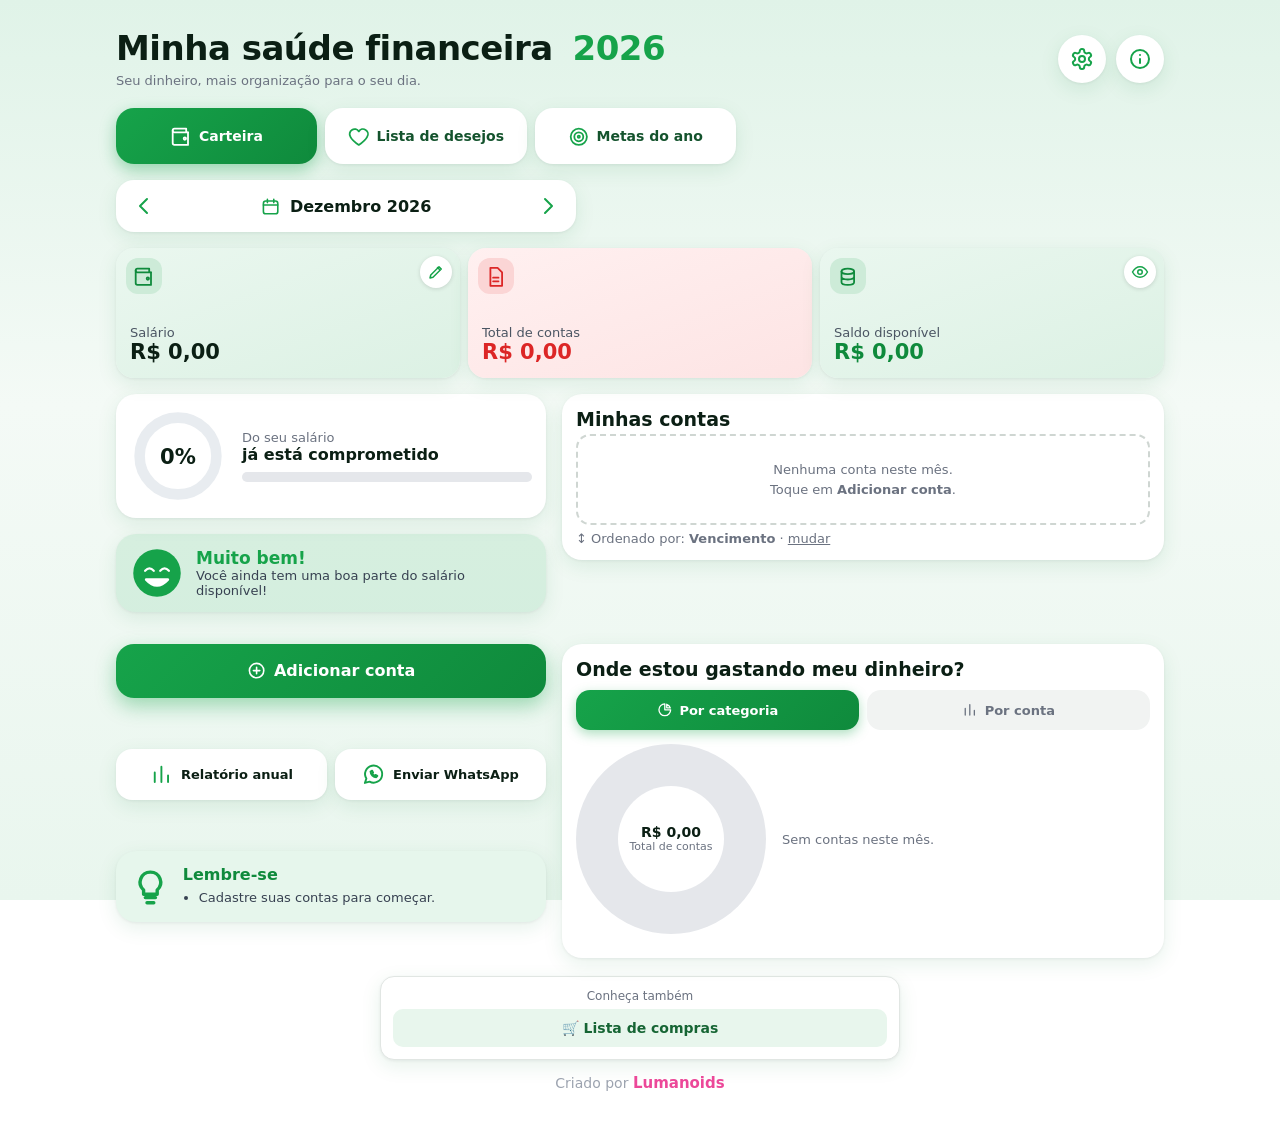
<file: index.html>
<!DOCTYPE html>
<html lang="pt-BR"><head><meta charset="utf-8">
<meta name="viewport" content="width=device-width,initial-scale=1">
<title>Minha saúde financeira</title>
<link rel="manifest" href="manifest.json"><meta name="theme-color" content="#16a34a">
<link rel="apple-touch-icon" href="icon-192.png">
<meta name="apple-mobile-web-app-capable" content="yes"><meta name="mobile-web-app-capable" content="yes">
<meta name="apple-mobile-web-app-title" content="Saúde financeira">
<link rel="stylesheet" href="css/style.css">
<!-- Google tag (gtag.js) -->
<script async src="https://www.googletagmanager.com/gtag/js?id=G-83Y4RSJ6YT"></script>
<script>
  window.dataLayer = window.dataLayer || [];
  function gtag(){dataLayer.push(arguments);}
  gtag('js', new Date());
  gtag('config', 'G-83Y4RSJ6YT');
</script>
</head><body><div class="w">

<div class="top">
 <div><h1><span id="ttl">Minha saúde financeira</span> <span class="yr" id="yr"></span></h1><div class="sub" style="margin-top:6px">Seu dinheiro, mais organização para o seu dia.</div></div>
 <div class="tbn"><button class="ibt" onclick="openCfg()" title="Configurações" data-i="gear"></button><a class="ibt" href="informacoes.html" title="Informações" data-i="info"></a></div>
</div>

<div class="tabs">
 <button id="t-cart" class="on" onclick="tab('cart')" data-i="wallet">Carteira</button>
 <button id="t-wish" onclick="tab('wish')" data-i="heart">Lista de desejos</button>
 <button id="t-goal" onclick="tab('goal')" data-i="target">Metas do ano</button>
</div>

<!-- ===== CARTEIRA ===== -->
<section id="v-cart"><div class="cg">
 <div class="mbar g-month"><button onclick="nav(-1)" data-i="left"></button><b><span data-i="calendar"></span><span id="mlab"></span></b><button onclick="nav(1)" data-i="right"></button></div>

 <div class="cards g-cards">
  <div class="c"><span class="tile" data-i="wallet"></span><button class="ab" onclick="editSal()" title="Editar salário" data-i="pencil"></button><small>Salário</small><b id="sal"></b></div>
  <div class="c t"><span class="tile" data-i="file"></span><small>Total de contas</small><b id="tot" style="color:var(--r)"></b></div>
  <div class="c"><span class="tile" data-i="coins"></span><button class="ab" id="eyeb" onclick="setEye(!S.cfg.showSal)" title="Mostrar ou esconder"></button><small>Saldo disponível</small><b id="sld"></b></div>
 </div>

 <div class="box prog g-prog"><svg class="ring" viewBox="0 0 100 100"><circle cx="50" cy="50" r="40" fill="none" stroke="#e8ecf0" stroke-width="11"/><circle id="rg" cx="50" cy="50" r="40" fill="none" stroke="#16a34a" stroke-width="11" stroke-linecap="round" stroke-dasharray="251.3" stroke-dashoffset="251.3" transform="rotate(-90 50 50)" style="transition:.5s"/><text id="pct" x="50" y="58" text-anchor="middle"></text></svg>
  <div style="flex:1"><div class="sub">Do seu salário</div><b style="font-size:16px">já está comprometido</b><div class="bar"><i id="bi"></i></div></div></div>

 <div class="mcard g-msg" id="pmc"><div id="face"></div><div><b id="pmt"></b><div id="pm"></div></div></div>
 <div id="debt" class="g-debt"></div>

 <button class="addbtn g-add" onclick="openForm()" data-i="plus">Adicionar conta</button>
 <div class="btn2 g-btns"><button onclick="openReport()" data-i="bars">Relatório anual</button><button onclick="png(true)" data-i="whats">Enviar WhatsApp</button></div>

 <div class="box g-accts"><div class="ach"><h3>Minhas contas</h3><a id="vall" onclick="toggleAll()"></a></div>
  <div id="alist"></div><div class="sub" id="sortinfo"></div></div>

 <div class="box g-chart"><h3 style="margin:0;font-size:19px">Onde estou gastando meu dinheiro?</h3>
  <div class="seg"><button id="pcat" onclick="setPie('cat')" data-i="pie">Por categoria</button><button id="pacc" onclick="setPie('acc')" data-i="bars">Por conta</button></div>
  <div class="pc"><div id="pie" class="pie"></div><div id="leg"></div></div>
  <p id="pm2" style="font-weight:600;font-size:13px;margin:10px 0 0"></p></div>

 <div class="tip g-tips"><span class="bulb" data-i="bulb"></span><div><b>Lembre-se</b><ul id="msgs"></ul></div></div>
</div></section>

<!-- ===== LISTA DE DESEJOS ===== -->
<section id="v-wish" hidden><div class="narrow">
 <div class="hero"><small>Para realizar tudo da lista, você precisa de</small><b id="wtot"></b><small id="wsub"></small></div>
 <button class="bigbtn" onclick="openWish()" data-i="plus">Adicionar desejo</button>
 <div id="wlist"></div>
</div></section>

<!-- ===== METAS DO ANO ===== -->
<section id="v-goal" hidden><div class="narrow">
 <div class="box" style="margin-bottom:10px">
  <div class="line"><h2 id="gtt" style="margin:0;font-size:18px"></h2><div class="mn" style="box-shadow:none"><button onclick="gnav(-1)" data-i="left"></button><b id="gyl" style="min-width:50px"></b><button onclick="gnav(1)" data-i="right"></button></div></div>
  <div class="sub" id="gsub" style="margin-top:6px"></div><div class="bar"><i id="gbar" style="width:0;background:var(--g)"></i></div>
 </div>
 <button class="bigbtn" onclick="openGoal()" data-i="plus">Nova meta</button>
 <div id="glist"></div>
</div></section>

<div class="more" style="max-width:520px;margin:18px auto 0">Conheça também<a id="lc" href="#" target="_blank" rel="noopener">🛒 Lista de compras</a></div>
<div class="ft"><div class="cr">Criado por <b>Lumanoids</b></div></div>
</div>

<!-- ===== NOVA / EDITAR CONTA ===== -->
<dialog id="fm"><form method="dialog" onsubmit="return false"><h3 id="ft" style="margin:0">Nova conta</h3>
<label>Nome</label><input id="fn"><label>Valor (R$)</label><input id="fv" type="number" step="0.01" inputmode="decimal">
<label>Categoria</label><select id="fc"></select><button type="button" class="ic" onclick="newCat()">+ categoria</button>
<label>Vencimento</label><input id="fd" type="date"><label>Tipo</label>
<select id="fy" onchange="updFi()"><option value="single">Conta única</option><option value="fixed">Conta fixa/recorrente</option><option value="inst">Conta parcelada</option></select>
<div id="ftn" class="sub" style="display:none;margin-top:6px;color:#b45309">⚠️ Ao mudar o tipo, as contas futuras desta conta serão refeitas.</div>
<div id="fi" style="display:none"><label>Total de parcelas</label><input id="ft2" type="number" min="2"><label id="f1l">Número da primeira parcela</label><input id="f1" type="number" min="1" value="1"><small class="sub" id="fhint"></small></div>
<div class="row"><button type="button" onclick="$('#fm').close()">Cancelar</button><button type="button" class="p" onclick="saveForm()">Salvar conta</button></div></form></dialog>

<!-- ===== CONFIGURAÇÕES ===== -->
<dialog id="cf"><h3 style="margin:0">⚙️ Configurações</h3>
 <div class="cs"><div class="line"><div><h4>💵 Meu salário</h4><b id="cfsal"></b></div><button class="sm" onclick="editSal()">✏️ Alterar</button></div></div>
 <div class="cs"><div class="line"><div><h4>👁️ Mostrar salário e saldo</h4><p>Na tela principal. Desligado, os valores ficam escondidos.</p></div><label class="sw"><input type="checkbox" id="cfeye" onchange="setEye(this.checked)"><span></span></label></div></div>
 <div class="cs"><h4>📅 Dia fixo de vencimento</h4><p>Geralmente o dia em que você recebe o salário. Toda conta nova já vem com esse dia, e você pode mudar na hora.</p>
  <select id="cfpay" onchange="setPay(this.value)" style="margin-top:8px"></select></div>
 <div class="cs"><h4>↕️ Ordenar a tabela por</h4><div class="opts" id="cfsort"></div></div>
 <div class="cs"><h4>💾 Cópia de segurança (JSON)</h4><p>Salve uma cópia dos seus dados ou traga de volta uma cópia salva.</p>
  <div class="row" style="margin-top:8px"><button class="p" onclick="exp()">⬇️ Exportar</button><button onclick="$('#imp').click()">⬆️ Importar</button></div>
  <input id="imp" type="file" accept=".json,application/json" hidden onchange="imp(this)"></div>
 <div class="cs"><button class="info" onclick="explain()">🔒 Meus dados estão seguros? Como funciona?</button></div>
 <div class="cs"><button class="dgb" onclick="wipeAll()">🗑️ Limpar tudo</button></div>
 <div class="row"><button onclick="$('#cf').close()">Fechar</button></div>
</dialog>

<!-- ===== DESEJO ===== -->
<dialog id="wd"><h3 id="wt" style="margin:0">Novo desejo</h3>
 <label>Nome do item</label><input id="wn" placeholder="Ex.: Sofá novo">
 <label>Valor (R$)</label><input id="wv" type="number" step="0.01" inputmode="decimal">
 <label>Categoria</label><select id="wc"></select>
 <div class="row"><button onclick="$('#wd').close()">Cancelar</button><button class="p" onclick="saveWish()">Salvar</button></div>
</dialog>

<!-- ===== META ===== -->
<dialog id="gl"><h3 id="gt" style="margin:0">Nova meta</h3>
 <label>Qual é a sua meta?</label><input id="gn" placeholder="Ex.: Quitar o cartão de crédito">
 <label>Grau de dificuldade</label><div class="pills" id="gp"></div>
 <div class="row"><button onclick="$('#gl').close()">Cancelar</button><button class="p" onclick="saveGoal()">Salvar</button></div>
</dialog>

<dialog id="gd"><div id="gb"></div><div class="row"><button onclick="$('#gd').close()">Fechar</button></div></dialog>
<dialog id="md"><h3 id="mt" style="margin:0 0 6px"></h3><p id="mm" style="margin:0 0 8px"></p><input id="mi" style="display:none" autocomplete="off"><div class="row"><button id="mc">Cancelar</button><button id="mo" class="p">OK</button></div></dialog>

<script src="js/core.js"></script>
<script src="js/app.js"></script>
</body></html>
</file>
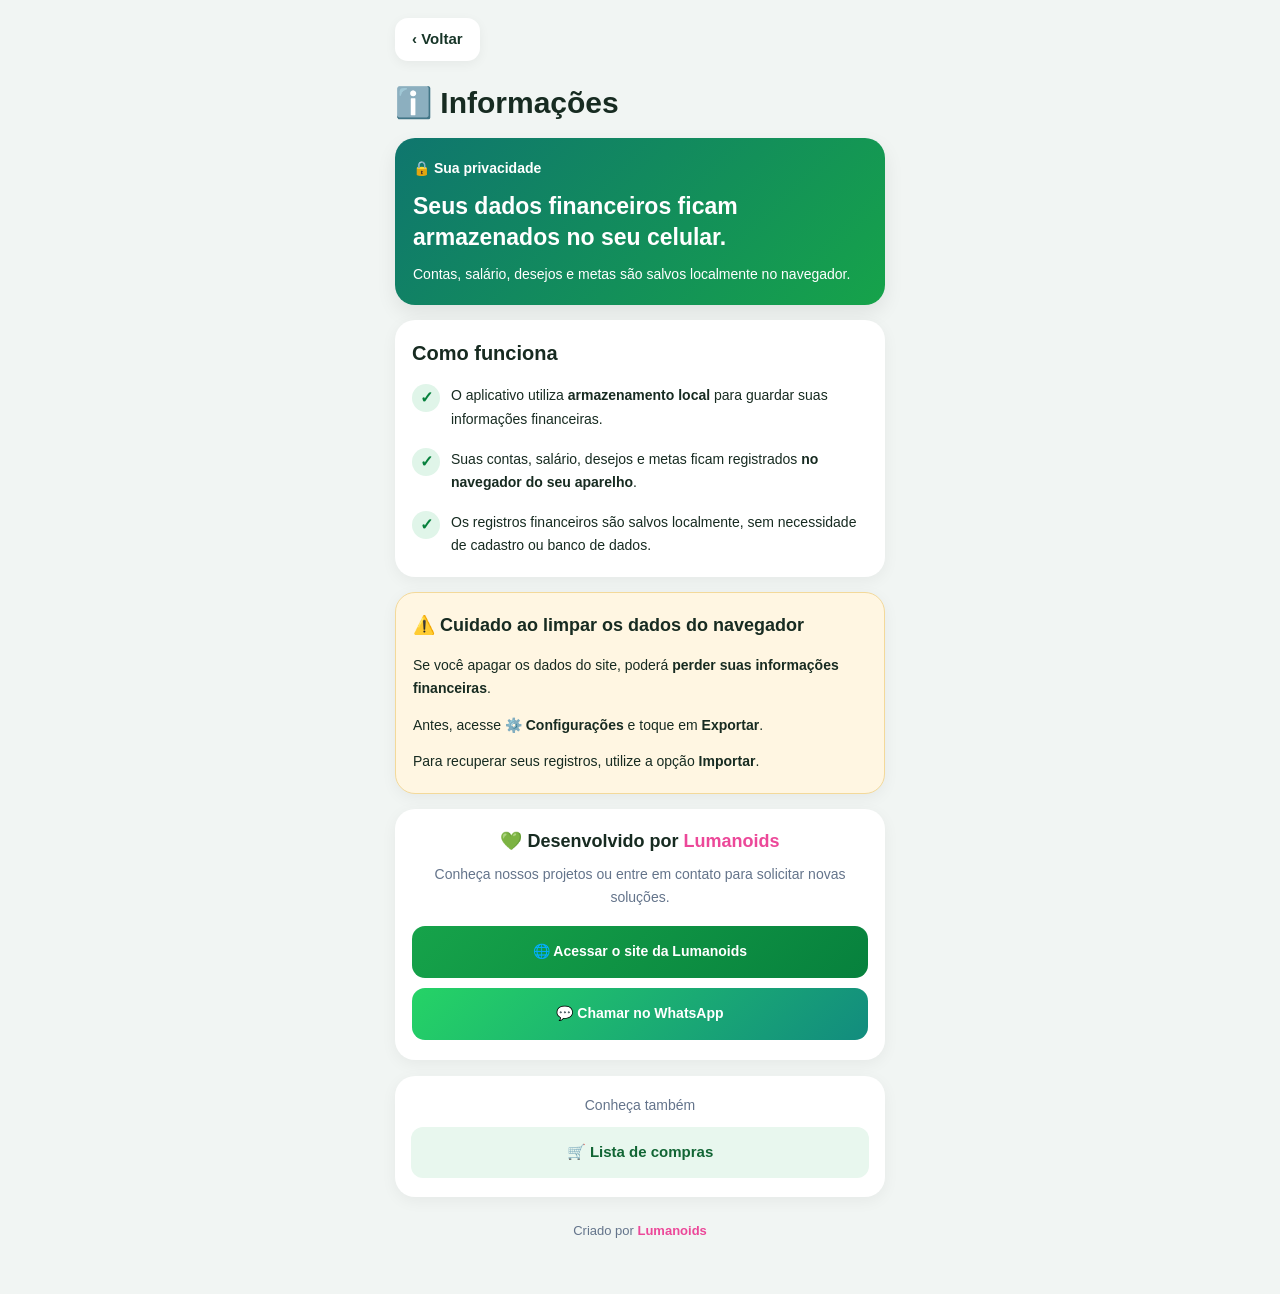
<file: informacoes.html>
<!DOCTYPE html>
<html lang="pt-BR">
<head>
<meta charset="UTF-8">
<meta name="viewport" content="width=device-width, initial-scale=1">
<title>Informações | Minha Saúde Financeira</title>

<link rel="manifest" href="manifest.json">
<meta name="theme-color" content="#16a34a">
<link rel="apple-touch-icon" href="icon-192.png">

<!-- Google Analytics -->
<script async src="https://www.googletagmanager.com/gtag/js?id=G-83Y4RSJ6YT"></script>
<script>
 window.dataLayer = window.dataLayer || [];
 function gtag(){dataLayer.push(arguments);}
 gtag('js',new Date());
 gtag('config','G-83Y4RSJ6YT');
</script>

<style>
:root {
 --verde:#16a34a;
 --verde-escuro:#0f766e;
 --texto:#172b21;
 --cinza:#64748b;
 --fundo:#f1f5f3;
}

html {
 box-sizing:border-box;
 width:100%;
 overflow-x:hidden;
 -webkit-text-size-adjust:100%;
}

*,*::before,*::after {
 box-sizing:inherit;
}

body {
 margin:0;
 padding:0;
 width:100%;
 min-width:0;
 overflow-x:hidden;
 background:var(--fundo);
 color:var(--texto);
 font-family:Arial,Helvetica,sans-serif;
 font-size:15px;
 line-height:1.5;
}

.info-page {
 width:100%;
 max-width:520px;
 min-width:0;
 margin:0 auto;
 padding:18px 15px 30px;
}

.info-page,
.info-page * {
 overflow-wrap:anywhere;
}

.info-page h1,
.info-page h2,
.info-page p,
.info-page a,
.info-page span,
.info-page strong {
 max-width:100%;
 white-space:normal;
}

/* VOLTAR */
.info-back {
 display:inline-flex;
 align-items:center;
 justify-content:center;
 background:#fff;
 color:#173528;
 text-decoration:none;
 padding:10px 17px;
 border-radius:13px;
 font-size:15px;
 font-weight:600;
 box-shadow:0 3px 12px rgba(0,0,0,.05);
}

/* TÍTULO */
.info-title {
 margin:23px 0 17px;
 font-size:clamp(24px,6vw,30px);
 line-height:1.25;
 font-weight:800;
}

/* CARTÃO VERDE */
.info-privacy {
 display:block;
 width:100%;
 min-width:0;
 max-width:100%;
 padding:20px 18px;
 background:linear-gradient(135deg,#0f766e,#16a34a);
 border-radius:20px;
 color:white;
 box-shadow:0 8px 20px rgba(0,0,0,.08);
}

.info-privacy-label {
 display:block;
 font-size:14px;
 font-weight:600;
 margin-bottom:12px;
 color:white;
}

.info-privacy-title {
 display:block;
 width:100%;
 max-width:100%;
 margin:0 0 10px;
 padding:0;
 font-size:clamp(19px,5vw,23px);
 line-height:1.35;
 font-weight:800;
 white-space:normal;
 overflow-wrap:break-word;
 word-break:normal;
 color:white;
}

.info-privacy-desc {
 display:block;
 margin:0;
 font-size:14px;
 line-height:1.6;
 color:white;
}

/* CARTÕES */
.info-card {
 display:block;
 width:100%;
 min-width:0;
 max-width:100%;
 margin-top:15px;
 padding:20px 17px;
 background:white;
 border-radius:20px;
 box-shadow:0 4px 16px rgba(0,0,0,.05);
}

.info-card h2 {
 margin:0 0 17px;
 font-size:20px;
 line-height:1.35;
 font-weight:700;
}

.info-card p {
 margin:0 0 13px;
 font-size:14px;
 line-height:1.65;
}

.info-card p:last-child {
 margin-bottom:0;
}

/* INFORMAÇÕES */
.info-line {
 display:flex;
 align-items:flex-start;
 gap:11px;
 width:100%;
 min-width:0;
 margin-bottom:17px;
}

.info-line:last-child {
 margin-bottom:0;
}

.info-check {
 display:flex;
 flex:0 0 28px;
 width:28px;
 height:28px;
 align-items:center;
 justify-content:center;
 background:#e0f5e9;
 color:#07813d;
 border-radius:50%;
 font-size:16px;
 font-weight:800;
}

.info-line-text {
 flex:1 1 0;
 min-width:0;
 margin:0 !important;
 font-size:14px;
 line-height:1.65;
}

/* AVISO */
.info-warning {
 background:#fff6e2;
 border:1px solid #f3d99a;
}

.info-warning h2 {
 font-size:18px;
}

/* LUMANOIDS */
.info-contact {
 text-align:center;
}

.info-contact h2 {
 font-size:18px;
 margin-bottom:10px;
}

.info-contact p {
 color:var(--cinza);
 margin-bottom:17px;
}

.info-pink {
 color:#ec4899;
 font-weight:800;
}

/* BOTÕES */
.info-button {
 display:flex;
 width:100%;
 min-height:52px;
 align-items:center;
 justify-content:center;
 text-align:center;
 padding:13px 12px;
 margin-top:10px;
 border-radius:13px;
 text-decoration:none;
 font-size:14px;
 font-weight:700;
 line-height:1.4;
 color:white;
}

.info-site {
 background:linear-gradient(135deg,#16a34a,#07813d);
}

.info-whatsapp {
 background:linear-gradient(135deg,#25d366,#128c7e);
}

/* OUTROS APPS */
.info-more {
 margin-top:16px;
 padding:19px 16px;
 border-radius:20px;
 background:white;
 text-align:center;
 box-shadow:0 4px 16px rgba(0,0,0,.05);
}

.info-more-label {
 display:block;
 font-size:14px;
 color:var(--cinza);
 margin-bottom:11px;
}

.info-more a {
 display:block;
 width:100%;
 padding:14px 10px;
 background:#e8f7ee;
 border-radius:12px;
 text-decoration:none;
 color:#116534;
 font-size:15px;
 font-weight:700;
}

/* RODAPÉ */
.info-footer {
 padding:24px 10px;
 text-align:center;
 font-size:13px;
 color:var(--cinza);
}

/* CELULARES MENORES */
@media(max-width:360px) {
 .info-page {
  padding:14px 12px 25px;
 }

 .info-privacy {
  padding:18px 15px;
 }

 .info-privacy-title {
  font-size:19px;
 }

 .info-card {
  padding:18px 15px;
 }

 .info-title {
  font-size:24px;
 }

 .info-line-text {
  font-size:13px;
 }
}
</style>
</head>

<body>

<main class="info-page">

 <!-- VOLTAR -->
 <a class="info-back" href="index.html">
  ‹ Voltar
 </a>

 <!-- TÍTULO -->
 <h1 class="info-title">
  ℹ️ Informações
 </h1>

 <!-- PRIVACIDADE -->
 <section class="info-privacy">

  <span class="info-privacy-label">
   🔒 Sua privacidade
  </span>

  <strong class="info-privacy-title">
   Seus dados financeiros ficam armazenados no seu celular.
  </strong>

  <p class="info-privacy-desc">
   Contas, salário, desejos e metas são
   salvos localmente no navegador.
  </p>

 </section>

 <!-- COMO FUNCIONA -->
 <section class="info-card">

  <h2>Como funciona</h2>

  <div class="info-line">
   <span class="info-check">✓</span>
   <p class="info-line-text">
    O aplicativo utiliza
    <b>armazenamento local</b>
    para guardar suas informações financeiras.
   </p>
  </div>

  <div class="info-line">
   <span class="info-check">✓</span>
   <p class="info-line-text">
    Suas contas, salário, desejos e metas
    ficam registrados
    <b>no navegador do seu aparelho</b>.
   </p>
  </div>

  <div class="info-line">
   <span class="info-check">✓</span>
   <p class="info-line-text">
    Os registros financeiros são salvos
    localmente, sem necessidade de
    cadastro ou banco de dados.
   </p>
  </div>

 </section>

 <!-- AVISO -->
 <section class="info-card info-warning">

  <h2>
   ⚠️ Cuidado ao limpar os dados do navegador
  </h2>

  <p>
   Se você apagar os dados do site,
   poderá <b>perder suas informações financeiras</b>.
  </p>

  <p>
   Antes, acesse
   <b>⚙️ Configurações</b>
   e toque em <b>Exportar</b>.
  </p>

  <p>
   Para recuperar seus registros,
   utilize a opção <b>Importar</b>.
  </p>

 </section>

 <!-- CONTATO -->
 <section class="info-card info-contact">

  <h2>
   💚 Desenvolvido por
   <span class="info-pink">Lumanoids</span>
  </h2>

  <p>
   Conheça nossos projetos ou
   entre em contato para solicitar
   novas soluções.
  </p>

  <a
   id="site"
   class="info-button info-site"
   href="#"
   target="_blank"
   rel="noopener noreferrer">
   🌐 Acessar o site da Lumanoids
  </a>

  <a
   id="wpp"
   class="info-button info-whatsapp"
   href="#"
   target="_blank"
   rel="noopener noreferrer">
   💬 Chamar no WhatsApp
  </a>

 </section>

 <!-- OUTROS APLICATIVOS -->
 <section class="info-more">

  <span class="info-more-label">
   Conheça também
  </span>

  <a
   id="lc"
   href="#"
   target="_blank"
   rel="noopener noreferrer">
   🛒 Lista de compras
  </a>

 </section>

 <!-- RODAPÉ -->
 <footer class="info-footer">
  Criado por
  <span class="info-pink">Lumanoids</span>
 </footer>

</main>

<!-- CONFIGURAÇÕES DOS LINKS -->
<script src="js/core.js"></script>

<script>
 const siteBtn = document.getElementById('site');
 const whatsBtn = document.getElementById('wpp');
 const comprasBtn = document.getElementById('lc');

 if (typeof SITE_LUMANOIDS !== 'undefined'
     && SITE_LUMANOIDS) {
  siteBtn.href = SITE_LUMANOIDS;
 } else {
  siteBtn.hidden = true;
 }

 if (typeof WHATS_LUMANOIDS !== 'undefined'
     && WHATS_LUMANOIDS) {
  whatsBtn.href = WHATS_LUMANOIDS;
 } else {
  whatsBtn.hidden = true;
 }

 if (typeof LINK_COMPRAS !== 'undefined'
     && LINK_COMPRAS) {
  comprasBtn.href = LINK_COMPRAS;
 } else {
  comprasBtn.hidden = true;
 }
</script>

</body>
</html>
</file>
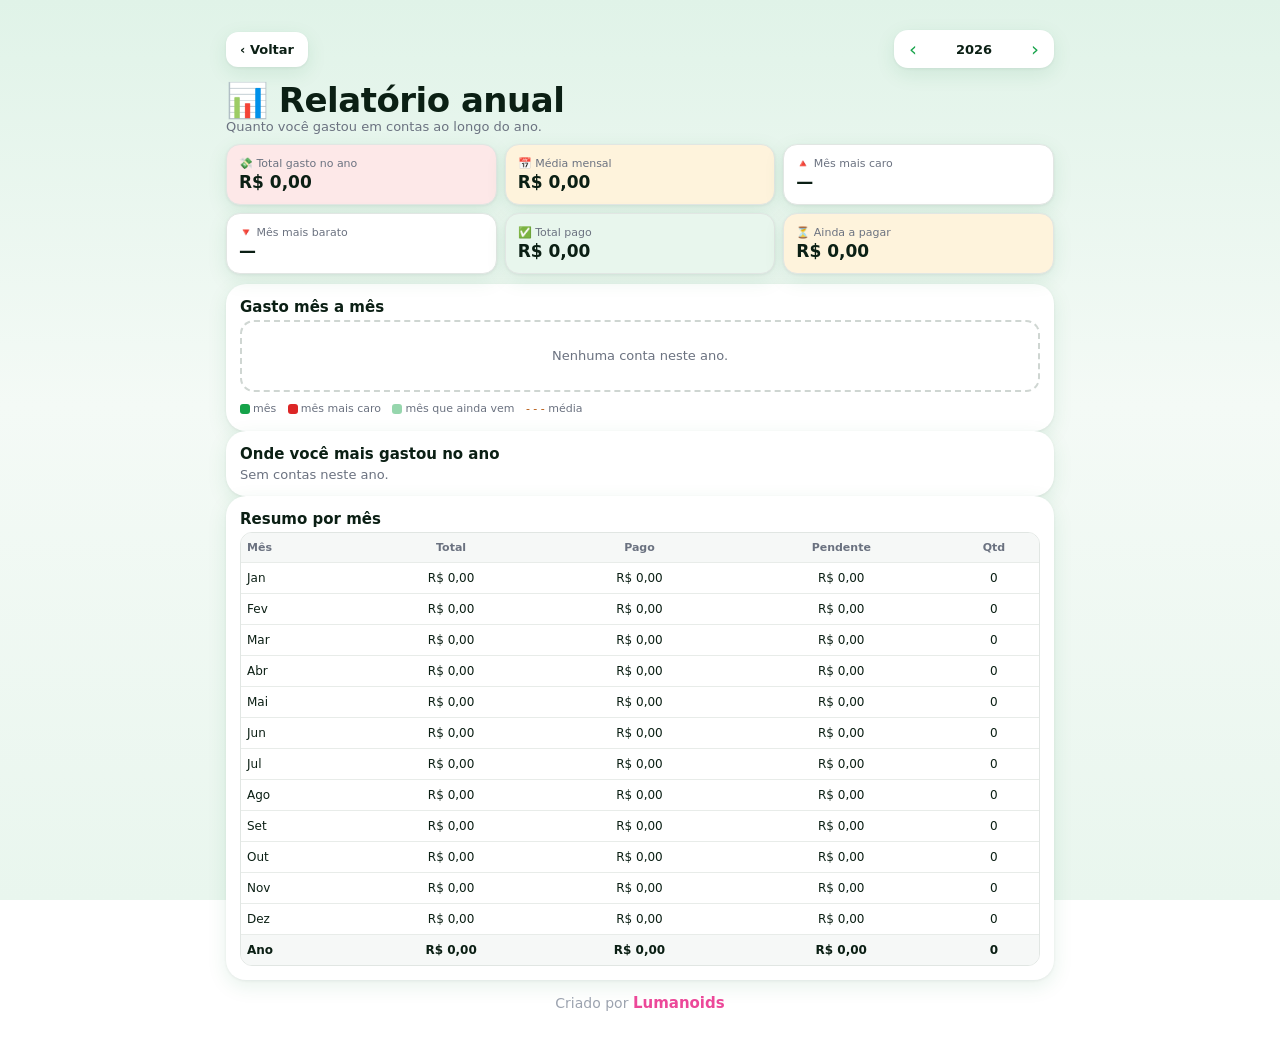
<file: relatorio.html>
<!DOCTYPE html>
<html lang="pt-BR"><head><meta charset="utf-8">
<meta name="viewport" content="width=device-width,initial-scale=1">
<title>Relatório anual</title>
<link rel="manifest" href="manifest.json"><meta name="theme-color" content="#16a34a">
<link rel="apple-touch-icon" href="icon-192.png">
<link rel="stylesheet" href="css/style.css">
<!-- Google tag (gtag.js) -->
<script async src="https://www.googletagmanager.com/gtag/js?id=G-83Y4RSJ6YT"></script>
<script>
  window.dataLayer = window.dataLayer || [];
  function gtag(){dataLayer.push(arguments);}
  gtag('js', new Date());
  gtag('config', 'G-83Y4RSJ6YT');
</script>
</head><body><div class="w med">
 <div class="top"><a class="back" href="index.html">‹ Voltar</a><div class="mn"><button onclick="go(-1)">‹</button><b id="ylab"></b><button onclick="go(1)">›</button></div></div>
 <h1 style="margin-top:14px">📊 Relatório anual</h1>
 <div class="sub">Quanto você gastou em contas ao longo do ano.</div>

 <div class="rc" id="kpis"></div>

 <div class="box"><h2>Gasto mês a mês</h2>
  <div id="chart"></div>
  <div class="leg2"><i style="background:var(--g)"></i>mês <i style="background:var(--r);margin-left:8px"></i>mês mais caro <i style="background:var(--g);opacity:.45;margin-left:8px"></i>mês que ainda vem <span style="color:#b45309;margin-left:8px">- - -</span> média</div>
 </div>

 <div class="box"><h2>Onde você mais gastou no ano</h2><div id="cats"></div></div>

 <div class="box"><h2>Resumo por mês</h2>
  <div class="tw" style="box-shadow:none"><table><thead><tr><th style="text-align:left;padding-left:6px">Mês</th><th>Total</th><th>Pago</th><th>Pendente</th><th>Qtd</th></tr></thead><tbody id="tbm"></tbody></table></div>
 </div>
 <div id="pendbox"></div>

 <div class="ft"><div class="cr">Criado por <b>Lumanoids</b></div></div>
</div>
<script src="js/core.js"></script>
<script src="js/relatorio.js"></script>
</body></html>
</file>
<file: css/style.css>
:root{--g:#16a34a;--g2:#0f8a3c;--gl:#e8f6ed;--o:#f59e0b;--ol:#fef3dc;--r:#dc2626;--rl:#fde8e8;--t:#0b1f14;--m:#6b7280;--b:#f3f4f6;
--sh:0 6px 20px rgba(21,128,61,.10),0 1px 3px rgba(15,23,42,.06);--sh2:0 8px 26px rgba(21,128,61,.20);
--f:Inter,system-ui,-apple-system,"Segoe UI",Roboto,Arial,sans-serif}
*{box-sizing:border-box}
[hidden]{display:none!important}
body{margin:0;font-family:var(--f);background:linear-gradient(180deg,#e0f3e8 0%,#f4faf6 45%,#e9f6ee 100%) fixed;min-height:100vh;color:var(--t);font-size:14px}
button{font-family:var(--f)}
a{color:inherit}
.i{width:1.2em;height:1.2em;stroke:currentColor;fill:none;stroke-width:2;stroke-linecap:round;stroke-linejoin:round;vertical-align:-.22em;flex-shrink:0}
.w{position:relative;max-width:520px;margin:auto;padding:16px 12px 32px}
h1{margin:0;font-size:27px;font-weight:800;line-height:1.1;letter-spacing:-.5px}
h1 .yr{color:var(--g);display:block}
.sub{color:var(--m);font-size:13px}
h2{font-size:15px;margin:0 0 4px}

/* topo */
.top{display:flex;justify-content:space-between;align-items:center;gap:8px}
.tbn{display:flex;gap:10px;flex-shrink:0}
.ibt{width:48px;height:48px;border:0;border-radius:50%;background:#fff;box-shadow:var(--sh);font-size:20px;color:var(--g);cursor:pointer;display:flex;align-items:center;justify-content:center;text-decoration:none}
.tabs{display:grid;grid-template-columns:repeat(3,1fr);gap:8px;margin:16px 0 12px}
.tabs button{border:0;border-radius:18px;background:#fff;box-shadow:var(--sh);padding:12px 4px;font:700 12.5px var(--f);color:#14532d;cursor:pointer;display:flex;align-items:center;justify-content:center;gap:7px;min-height:56px;line-height:1.15}
.tabs button .i{font-size:18px;color:var(--g)}
.tabs button.on{background:linear-gradient(135deg,var(--g),var(--g2));color:#fff;box-shadow:0 6px 16px rgba(22,163,74,.4)}
.tabs button.on .i{color:#fff}

/* barra do mês */
.mbar{display:flex;align-items:center;justify-content:space-between;background:#fff;border-radius:18px;box-shadow:var(--sh);padding:5px}
.mbar button{border:0;background:none;color:var(--g);width:46px;height:42px;font-size:20px;cursor:pointer;display:grid;place-items:center}
.mbar b{display:flex;align-items:center;gap:10px;font-size:16px}.mbar b .i{color:var(--g)}
.mn{display:flex;align-items:center;background:#fff;border-radius:14px;padding:3px;box-shadow:var(--sh)}
.mn button{border:0;background:none;font-size:20px;padding:4px 12px;cursor:pointer;color:var(--g)}
.mn b{font-size:13px;min-width:90px;text-align:center}

/* cartões de resumo */
.cards{display:grid;grid-template-columns:repeat(3,1fr);gap:8px}
.c{position:relative;border-radius:18px;padding:10px;min-height:116px;display:flex;flex-direction:column;justify-content:flex-end;box-shadow:var(--sh);background:linear-gradient(160deg,#eaf7ef,#dcf1e4);min-width:0}
.c .tile{position:absolute;top:10px;left:10px;width:36px;height:36px;border-radius:12px;display:grid;place-items:center;background:#cdebd8;color:var(--g2);font-size:18px}
.c .ab{position:absolute;top:8px;right:8px;width:32px;height:32px;border-radius:50%;border:0;background:#fff;color:var(--g);display:grid;place-items:center;cursor:pointer;box-shadow:0 1px 4px #0002;font-size:15px}
.c small{font-size:12px;color:#4b5563}.c b{font-size:14px;white-space:nowrap}
.c.t{background:linear-gradient(160deg,#fff0f0,#fde4e4)}.c.t .tile{background:#fbd5d5;color:var(--r)}

.box{background:#fff;border:0;border-radius:20px;padding:14px;box-shadow:var(--sh)}
.bar{height:10px;background:#e5e7eb;border-radius:9px;overflow:hidden;margin-top:8px}.bar i{display:block;height:100%;border-radius:9px;transition:.4s}
.prog{display:flex;gap:16px;align-items:center}
.ring{width:96px;height:96px;flex-shrink:0}
.ring text{font:800 22px var(--f);fill:var(--t)}
.mcard{display:flex;gap:12px;align-items:center;border-radius:20px;padding:12px 14px;box-shadow:var(--sh)}
.mcard b{display:block;font-size:17px}.mcard div{font-size:13px;color:#374151}
#face svg{width:54px;height:54px;display:block}
.deb{background:var(--ol);cursor:pointer;display:flex;justify-content:space-between;align-items:center}
#debt:empty{display:none}
.addbtn{width:100%;border:0;border-radius:18px;padding:17px;background:linear-gradient(135deg,var(--g),var(--g2));color:#fff;font:700 16px var(--f);cursor:pointer;display:flex;justify-content:center;align-items:center;gap:8px;box-shadow:0 8px 20px rgba(22,163,74,.38)}
.btn2{display:grid;grid-template-columns:1fr 1fr;gap:8px}
.btn2 button{border:0;border-radius:16px;background:#fff;box-shadow:var(--sh);padding:14px 6px;font:700 13px var(--f);cursor:pointer;display:flex;align-items:center;justify-content:center;gap:8px;color:var(--t)}
.btn2 .i{color:var(--g);font-size:19px}
.bigbtn{width:100%;border:0;border-radius:16px;padding:14px;background:linear-gradient(135deg,var(--g),var(--g2));color:#fff;font:700 15px var(--f);cursor:pointer;box-shadow:0 6px 16px rgba(22,163,74,.35);margin-bottom:8px;display:flex;justify-content:center;align-items:center;gap:8px}

/* minhas contas */
.ach{display:flex;justify-content:space-between;align-items:center;margin-bottom:4px}
.ach h3{margin:0;font-size:19px}
.ach a{color:var(--g);font-weight:700;font-size:13px;cursor:pointer;display:flex;gap:4px;align-items:center}
.ar{display:grid;grid-template-columns:38px minmax(0,1fr) auto 26px 28px 28px;gap:6px;align-items:center;padding:10px 0;border-top:1px solid #edf1ee}
.ar .ti{width:38px;height:38px;border-radius:50%;background:#e1f3e8;display:grid;place-items:center;font-size:19px}
.ar .nm{font-weight:700;font-size:14px;overflow:hidden;text-overflow:ellipsis;white-space:nowrap}
.ar .ct{font-size:12px;color:var(--m);overflow:hidden;text-overflow:ellipsis;white-space:nowrap}
.ar .vl{text-align:right}.ar .vl b{font-size:13px;white-space:nowrap}.ar .vl small{display:block;font-size:11px;color:var(--m);white-space:nowrap}
.late{color:var(--r)!important;font-weight:700}
.ck{width:26px;height:26px;border-radius:50%;border:2px solid #cbd5e1;background:#fff;cursor:pointer;color:#fff;font-size:14px;padding:0}
.ck.on{background:var(--g);border-color:var(--g)}
.ic{border:0;background:none;cursor:pointer;font-size:16px;padding:2px;color:var(--g);display:grid;place-items:center;width:28px;height:28px}
#sortinfo{margin-top:6px}

/* pizza */
.seg{display:grid;grid-template-columns:1fr 1fr;gap:8px;margin:10px 0 14px}
.seg button{border:0;background:#f1f3f2;border-radius:14px;padding:12px;font:700 13px var(--f);color:var(--m);cursor:pointer;display:flex;align-items:center;justify-content:center;gap:7px}
.seg .on{background:linear-gradient(135deg,var(--g),var(--g2));color:#fff;box-shadow:0 4px 12px rgba(22,163,74,.35)}
.pc{display:flex;gap:16px;align-items:center;flex-wrap:wrap;justify-content:center}
.pie{width:150px;height:150px;border-radius:50%;position:relative;flex-shrink:0}
.pie::after{content:"";position:absolute;inset:22%;background:#fff;border-radius:50%}
.pie .ct{position:absolute;inset:0;display:grid;place-content:center;text-align:center;z-index:1}
.pie .ct b{font-size:11px}.pie .ct small{font-size:10px;color:var(--m)}
#leg{flex:1;min-width:190px}
.lg{display:flex;gap:6px;align-items:center;font-size:12px;margin:7px 0;border-bottom:1px solid #f0f3f1;padding-bottom:6px}.lg i{width:11px;height:11px;border-radius:50%;flex-shrink:0}.lg span:first-of-type{flex:1;min-width:0;overflow:hidden;text-overflow:ellipsis;white-space:nowrap}.lg b{width:36px;text-align:right}

/* lembre-se */
.tip{display:flex;gap:12px;background:#e6f6ec;border-radius:20px;padding:14px;box-shadow:var(--sh)}
.tip .bulb .i{font-size:34px;color:var(--g);margin-top:2px}
.tip b{color:var(--g2);font-size:16px}
.tip ul{margin:4px 0 0;padding-left:16px;font-size:13px;line-height:1.55;color:#374151}

/* grade: celular = uma coluna */
.cg{display:grid;gap:10px}
.narrow{max-width:720px;margin:0 auto}

/* tabela (usada no relatório) */
.tw{overflow:hidden;background:#fff;border-radius:12px;border:1px solid #e1e6e3}
table{width:100%;border-collapse:collapse;font-size:12px}
td:nth-child(n+2),th:nth-child(n+2){text-align:center}
th{color:var(--m);font-weight:600;text-align:left;padding:8px 2px;font-size:11px;background:#f6f8f7}
td{padding:8px 2px;border-top:1px solid #e8ece9;white-space:nowrap}

/* ===== COMPUTADOR ===== */
@media(min-width:900px){
 .w{max-width:1120px;padding:30px 36px 48px}
 h1{font-size:34px}h1 .yr{display:inline;margin-left:.25em}
 .tabs{max-width:620px;margin:20px 0 16px}
 .tabs button{font-size:14px}
 .cg{grid-template-columns:5fr 7fr;gap:16px;align-items:start;
  grid-template-areas:"month month" "cards cards" "prog accts" "msg accts" "debt accts" "add chart" "btns chart" "tips chart"}
 .g-month{grid-area:month;max-width:460px}.g-cards{grid-area:cards}.g-prog{grid-area:prog}.g-msg{grid-area:msg}.g-debt{grid-area:debt}
 .g-add{grid-area:add}.g-btns{grid-area:btns}.g-tips{grid-area:tips}.g-accts{grid-area:accts}.g-chart{grid-area:chart}
 .c{min-height:130px;padding:14px}.c b{font-size:21px}.c small{font-size:13px}
 .ar{grid-template-columns:44px minmax(0,1fr) auto 30px 32px 32px;gap:12px;padding:12px 0}
 .ar .ti{width:44px;height:44px}.ar .vl b{font-size:15px}.ar .nm{font-size:15px}
 .pie{width:190px;height:190px}.pie .ct b{font-size:14px}.pie .ct small{font-size:11px}
 .rc{grid-template-columns:repeat(3,1fr)!important}
}
.w.med{max-width:900px}.w.sm{max-width:640px}

/* diálogos */
dialog{border:0;border-radius:16px;width:min(94vw,480px);padding:16px;max-height:90vh;box-shadow:var(--sh2)}
dialog::backdrop{background:#0007}
#md{background:#1f2937;color:#f9fafb;text-align:center}
#md input{background:#111827;color:#fff;border-color:#374151;font-size:18px;text-align:center}
#md .row button{background:#374151;color:#fff}#md .row .p{background:#16a34a}#md .row .dg{background:#dc2626}
label{display:block;font-size:12px;font-weight:600;margin:8px 0 3px}
input,select{width:100%;padding:10px;border:1px solid #d1d5db;border-radius:10px;font:14px var(--f)}
.row{display:flex;gap:8px;margin-top:12px}
.row button{flex:1;padding:11px;border:0;border-radius:10px;font:600 14px var(--f);cursor:pointer;background:#e5e7eb}
.row .p{background:var(--g);color:#fff}
.bc{display:flex;align-items:center;gap:6px;font-size:11px;margin:3px 0}

/* configurações */
.cs{background:#f8faf9;border:1px solid #e1e6e3;border-radius:12px;padding:10px;margin-top:10px;box-shadow:0 1px 4px rgba(15,23,42,.07)}
.cs h4{margin:0 0 4px;font-size:13px}
.cs p{margin:0;font-size:12px;color:var(--m);line-height:1.5}
.line{display:flex;justify-content:space-between;align-items:center;gap:8px}
.sm{border:0;background:#e5e7eb;border-radius:10px;padding:9px 12px;font:600 12px var(--f);cursor:pointer;white-space:nowrap}
.sw{position:relative;display:inline-block;width:50px;height:28px;margin:0;flex-shrink:0}
.sw input{position:absolute;opacity:0;width:0;height:0;padding:0;border:0}
.sw span{position:absolute;inset:0;background:#cbd5e1;border-radius:20px;cursor:pointer;transition:.2s}
.sw span:before{content:"";position:absolute;width:22px;height:22px;left:3px;top:3px;background:#fff;border-radius:50%;transition:.2s;box-shadow:0 1px 3px #0004}
.sw input:checked+span{background:var(--g)}
.sw input:checked+span:before{transform:translateX(22px)}
.opts{display:grid;grid-template-columns:1fr 1fr;gap:6px;margin-top:6px}
.opts button{border:1px solid #d1d5db;background:#fff;border-radius:10px;padding:10px 4px;font:600 12px var(--f);cursor:pointer}
.opts .on{background:var(--g);color:#fff;border-color:var(--g)}
.dgb{width:100%;border:0;border-radius:10px;padding:12px;background:var(--rl);color:var(--r);font:700 13px var(--f);cursor:pointer}
.info{width:100%;border:0;border-radius:10px;padding:12px;background:#e0f2fe;color:#075985;font:700 13px var(--f);cursor:pointer}
.ex p{margin:6px 0;font-size:13px;line-height:1.55}

/* desejos e metas */
.hero{background:linear-gradient(135deg,#16a34a,#15803d);color:#fff;border-radius:16px;padding:14px;box-shadow:var(--sh2);margin-bottom:10px}
.hero small{opacity:.92;font-size:12px}.hero b{display:block;font-size:28px;margin:2px 0}
.gh{display:flex;justify-content:space-between;align-items:center;margin:14px 4px 6px;font-weight:700;font-size:13px}
.gh span{color:var(--m);font-weight:600}
.it{display:flex;align-items:center;gap:8px;background:#fff;border:1px solid #e1e6e3;border-radius:12px;padding:10px;margin-bottom:6px;box-shadow:var(--sh)}
.it .grow{flex:1;min-width:0}
.it .nm{display:block;font-size:14px;font-weight:600;word-break:break-word}
.it .val{font-weight:700;font-size:13px;white-space:nowrap}
.it .ck{width:26px;height:26px;flex-shrink:0}
.it.done .nm{text-decoration:line-through;color:var(--m)}
.it.done{background:#f6faf7}
.badge{display:inline-block;border-radius:10px;padding:2px 8px;font-size:11px;font-weight:700;margin-top:3px}
.d1{background:#dcfce7;color:#166534}.d2{background:#fef3c7;color:#92400e}.d3{background:#fee2e2;color:#991b1b}
.pills{display:flex;gap:6px}
.pills button{flex:1;border:2px solid #e5e7eb;background:#fff;border-radius:12px;padding:10px 2px;font:700 12px var(--f);cursor:pointer}
.pills .on.d1{border-color:#16a34a;background:#dcfce7}.pills .on.d2{border-color:#f59e0b;background:#fef3c7}.pills .on.d3{border-color:#dc2626;background:#fee2e2}
.empty{text-align:center;color:var(--m);padding:24px 12px;background:#fff;border:2px dashed #cfd6d2;border-radius:14px;font-size:13px;line-height:1.5}

/* rodapé */
.more{margin-top:16px;background:#fff;border:1px solid #e1e6e3;border-radius:14px;padding:12px;text-align:center;box-shadow:var(--sh);font-size:12px;color:var(--m)}
.more a{display:block;margin-top:6px;background:var(--gl);color:#166534;font-weight:700;font-size:14px;border-radius:10px;padding:11px;text-decoration:none}
.ft{text-align:center;color:#9ca3af;font-size:11px;margin-top:14px}
.ft .cr{font-size:14px;color:#9ca3af;margin-bottom:4px}.cr b{color:#ec4899;font-weight:700;font-size:15px}

/* relatório anual */
.rc{display:grid;grid-template-columns:1fr 1fr;gap:8px;margin:10px 0}
.kpi{background:#fff;border:1px solid #e1e6e3;border-radius:14px;padding:12px;box-shadow:var(--sh)}
.kpi small{display:block;color:var(--m);font-size:11px;margin-bottom:2px}
.kpi b{font-size:17px;display:block}
.kpi em{font-style:normal;font-size:11px;color:var(--m)}
.kpi.full{grid-column:1/-1}.kpi.g{background:var(--gl)}.kpi.r{background:var(--rl)}.kpi.o{background:var(--ol)}
.chart{position:relative;height:210px;display:flex;align-items:flex-end;gap:4px;border-bottom:2px solid #e5e7eb;margin-top:10px}
.col{flex:1;min-width:0;height:100%;display:flex;flex-direction:column;justify-content:flex-end;align-items:center}
.col .v{font-size:9px;color:var(--m);white-space:nowrap;margin-bottom:2px}
.col .bb{width:100%;background:var(--g);border-radius:6px 6px 0 0;min-height:2px}
.col .bb.hi{background:var(--r)}.col .bb.fu{opacity:.45}
.avg{position:absolute;left:0;right:0;border-top:2px dashed var(--o);pointer-events:none}
.avg span{position:absolute;right:0;top:-16px;font-size:10px;color:#b45309;background:#fff;padding:0 3px;border-radius:4px}
.xl{display:flex;gap:4px;margin-top:4px}.xl span{flex:1;text-align:center;font-size:10px;color:var(--m)}
.leg2{font-size:11px;color:var(--m);margin-top:8px;line-height:1.6}
.leg2 i{display:inline-block;width:10px;height:10px;border-radius:3px;vertical-align:middle;margin-right:3px}
.cb{margin:8px 0}.cb .t1{display:flex;justify-content:space-between;font-size:12px;margin-bottom:3px}
.cb .tr{height:12px;background:#e5e7eb;border-radius:8px;overflow:hidden}.cb .tr i{display:block;height:100%;border-radius:8px}
.back{display:inline-flex;align-items:center;gap:4px;text-decoration:none;background:#fff;box-shadow:var(--sh);border-radius:12px;padding:10px 14px;font-weight:700;font-size:13px}
h2{font-size:15px;margin:0 0 4px}
</file>
